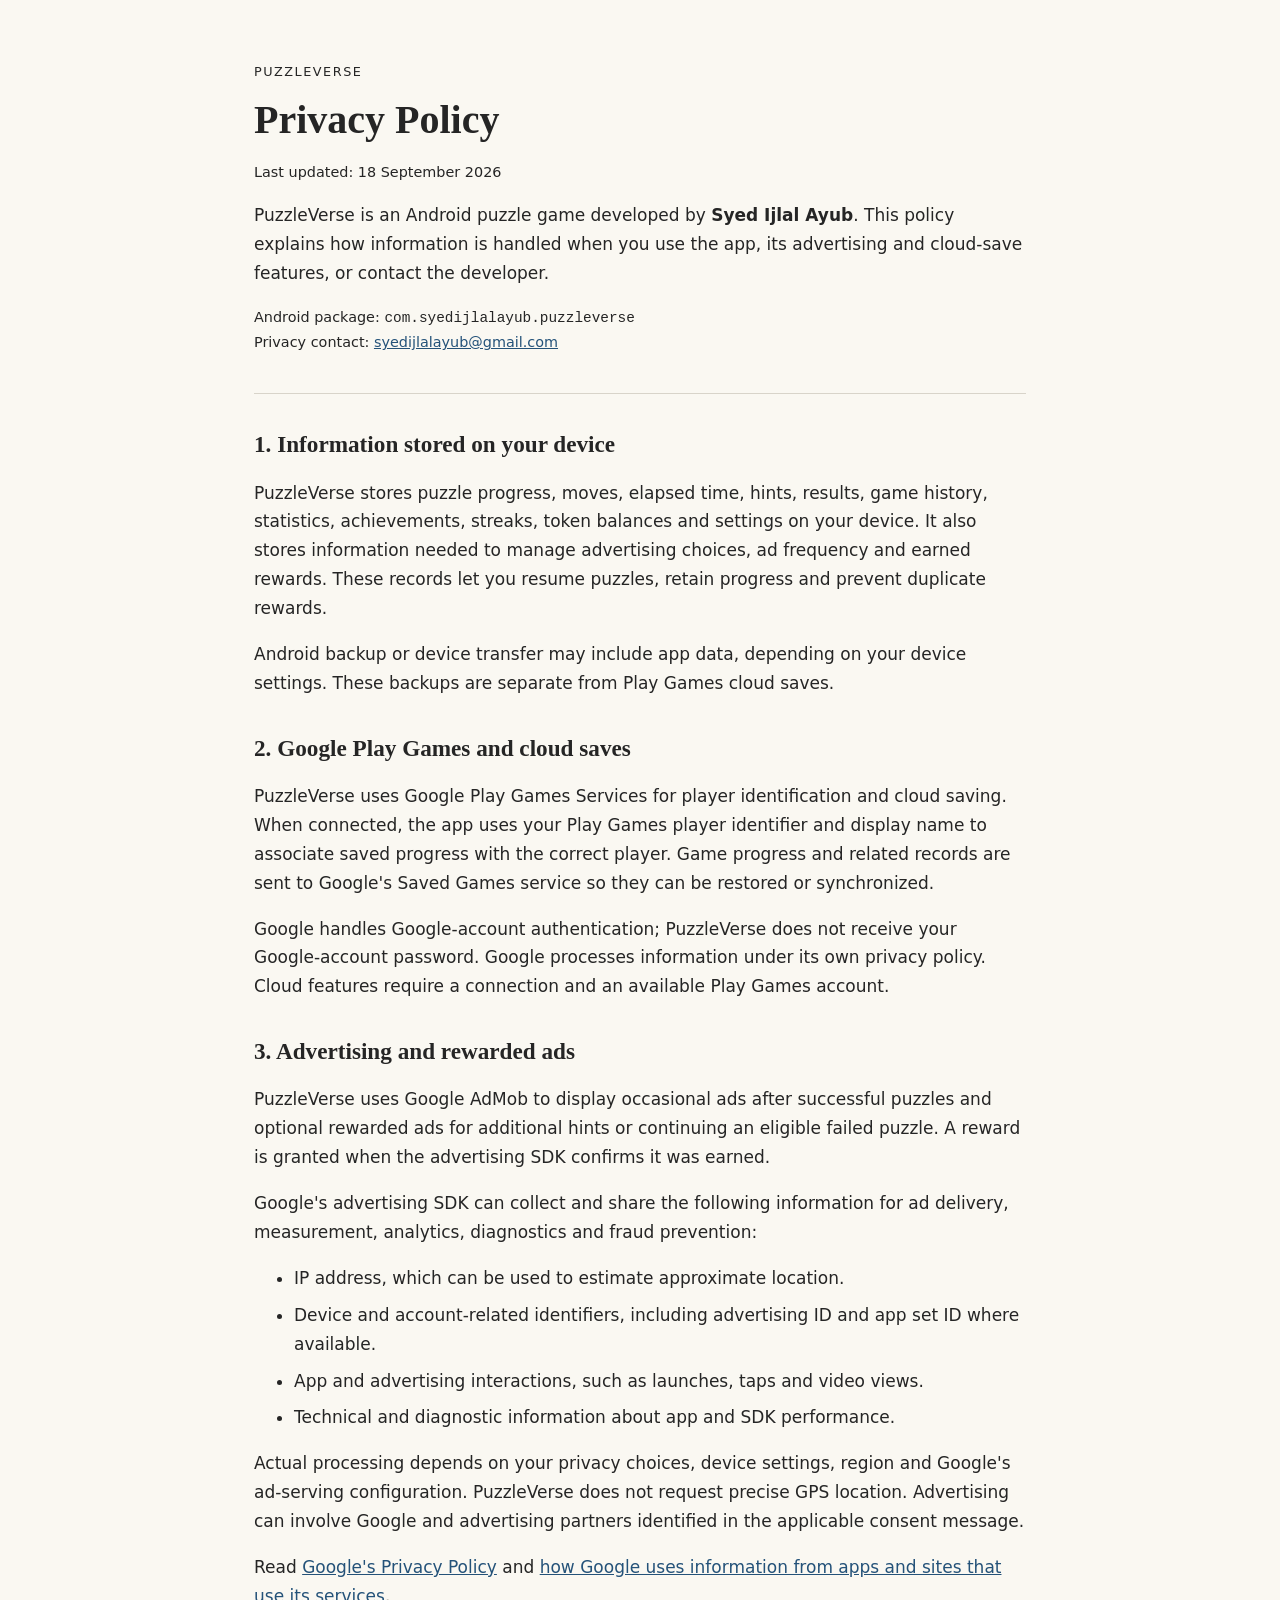
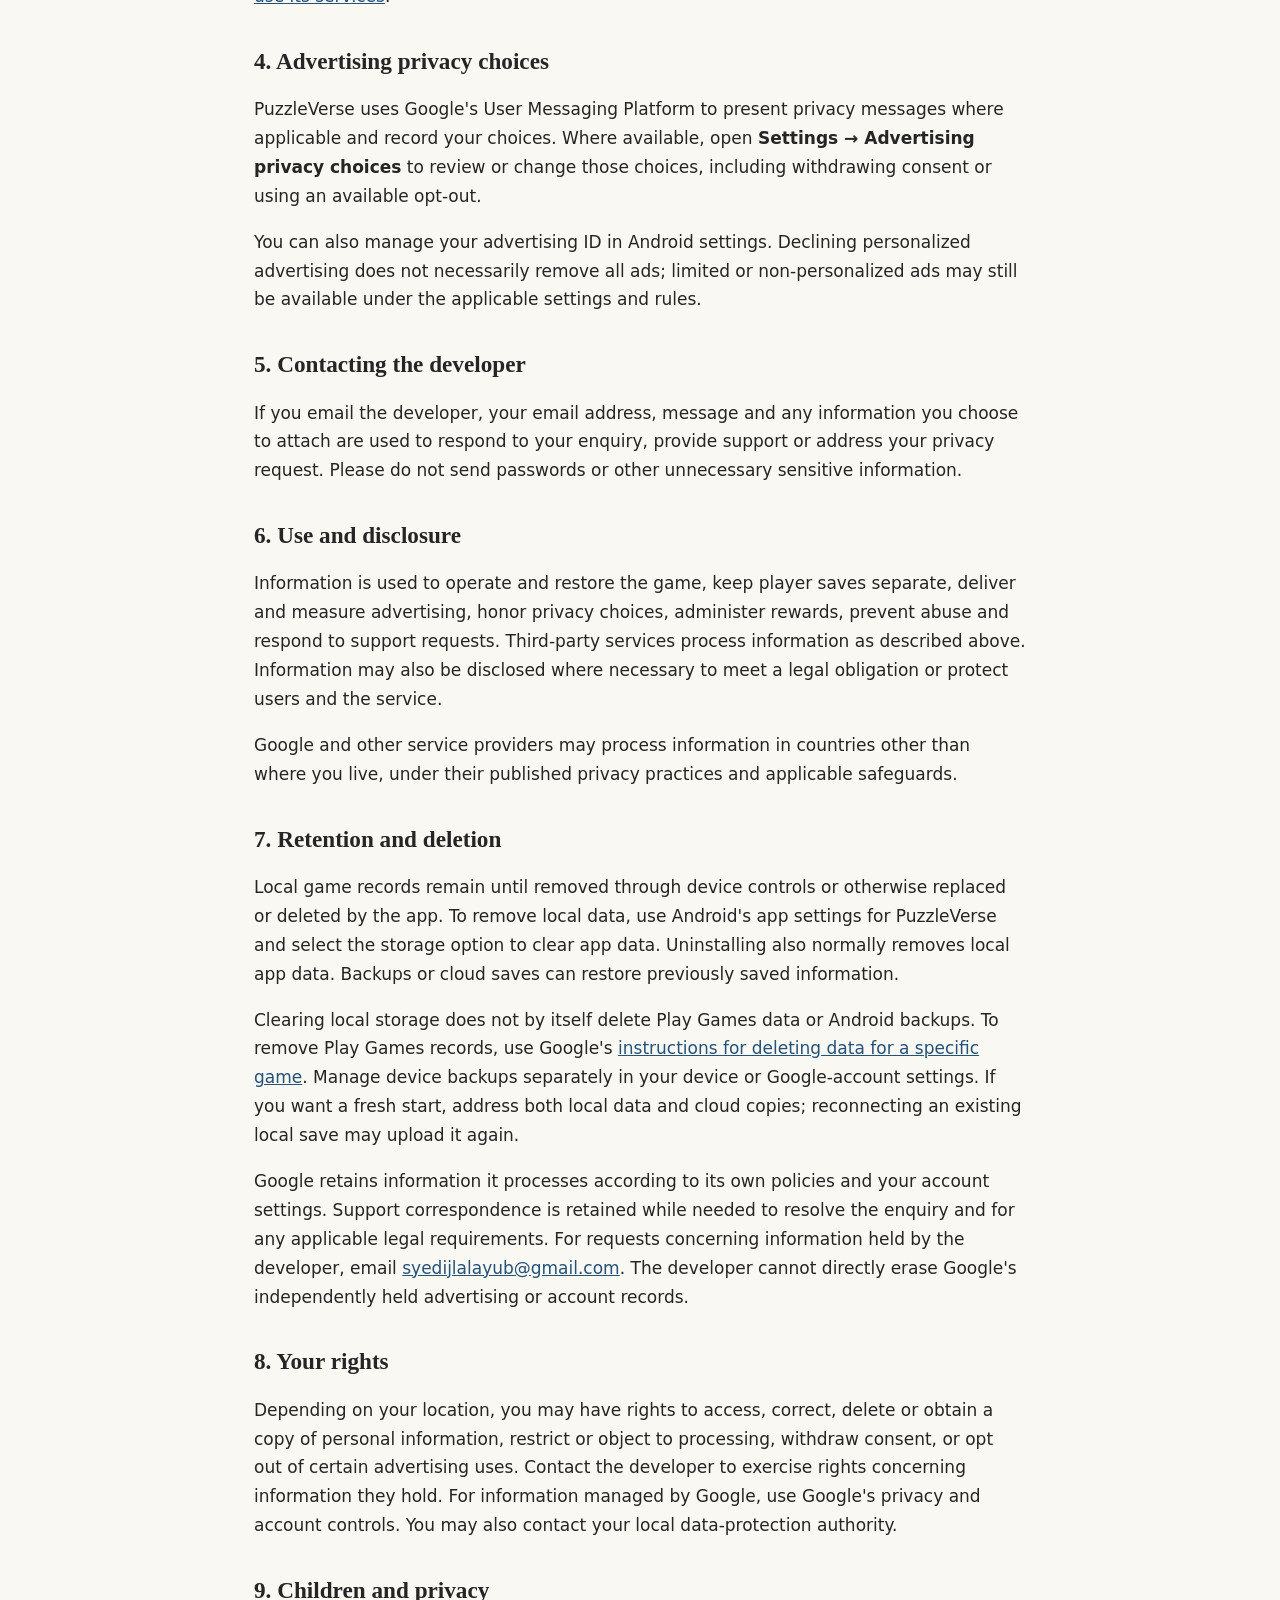
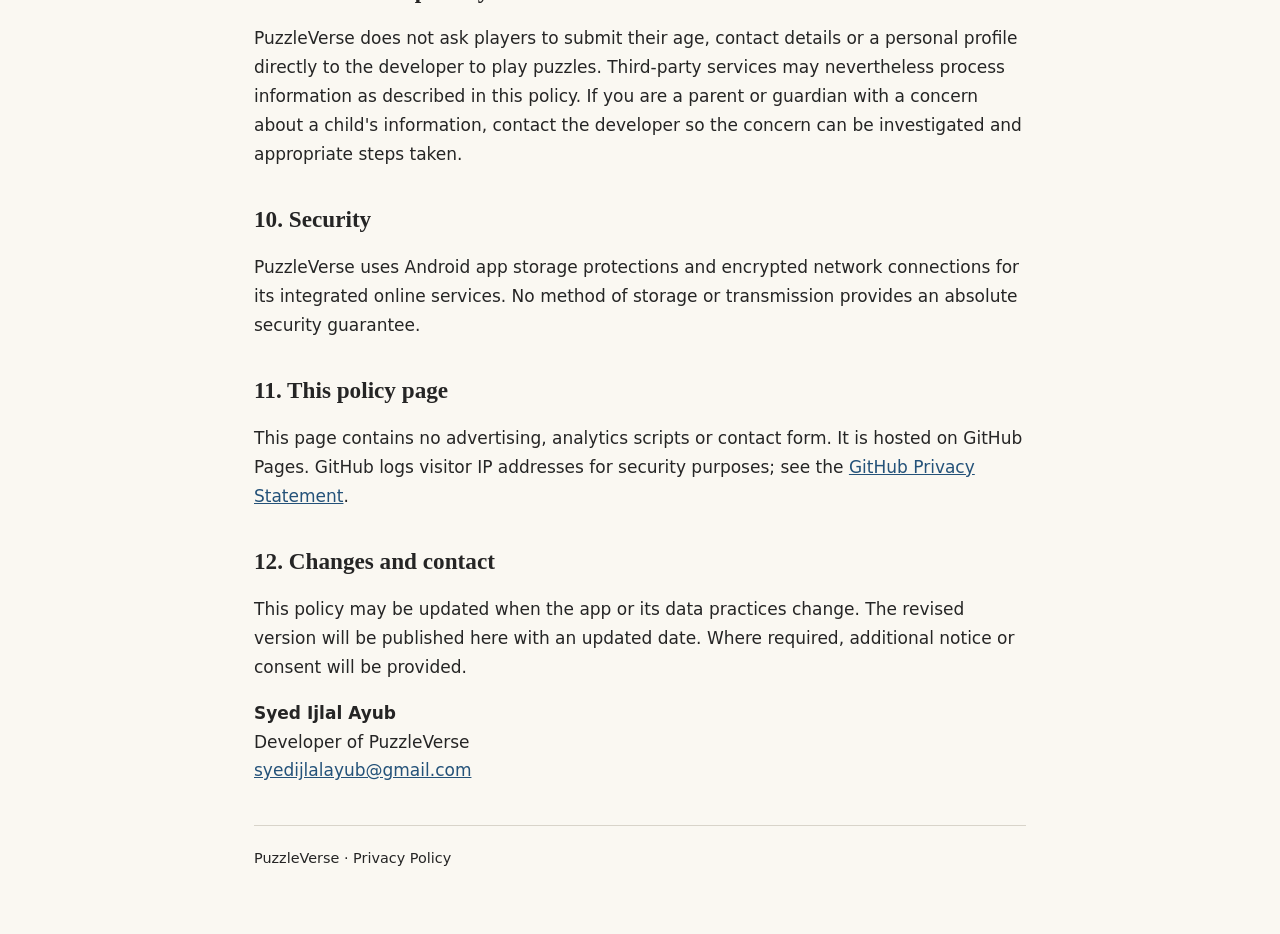
<file: puzzleverse-privacy/index.html>
<!doctype html>
<html lang="en">
<head>
<meta charset="utf-8">
<meta name="viewport" content="width=device-width, initial-scale=1">
<meta name="description" content="Privacy policy for PuzzleVerse, an Android puzzle game by Syed Ijlal Ayub.">
<title>PuzzleVerse — Privacy Policy</title>
<style>
:root{color-scheme:light dark;--paper:#faf8f2;--ink:#252525;--line:#d8d4ca;--link:#245279}*{box-sizing:border-box}body{margin:0;background:var(--paper);color:var(--ink);font:17px/1.7 system-ui,sans-serif}main{max-width:820px;margin:auto;padding:48px 24px 64px}header{border-bottom:1px solid var(--line);padding-bottom:24px}h1,h2{font-family:Georgia,serif;line-height:1.25}h1{font-size:2.5rem;margin:12px 0}h2{font-size:1.45rem;margin-top:36px}a{color:var(--link);overflow-wrap:anywhere}a:focus-visible{outline:3px solid currentColor;outline-offset:4px}.brand{letter-spacing:.12em;text-transform:uppercase;font-size:.8rem}.meta,footer{font-size:.9rem}li{margin:8px 0}footer{border-top:1px solid var(--line);margin-top:40px;padding-top:20px}@media(prefers-color-scheme:dark){:root{--paper:#191919;--ink:#eeeae0;--line:#49463f;--link:#a6cbee}}@media(max-width:480px){main{padding:28px 20px}h1{font-size:2rem}}
</style>
</head>
<body><main>
<header><p class="brand">PuzzleVerse</p><h1>Privacy Policy</h1><p class="meta">Last updated: 18 September 2026</p><p>PuzzleVerse is an Android puzzle game developed by <strong>Syed Ijlal Ayub</strong>. This policy explains how information is handled when you use the app, its advertising and cloud-save features, or contact the developer.</p><p class="meta">Android package: <code>com.syedijlalayub.puzzleverse</code><br>Privacy contact: <a href="mailto:syedijlalayub@gmail.com">syedijlalayub@gmail.com</a></p></header>
<section><h2>1. Information stored on your device</h2><p>PuzzleVerse stores puzzle progress, moves, elapsed time, hints, results, game history, statistics, achievements, streaks, token balances and settings on your device. It also stores information needed to manage advertising choices, ad frequency and earned rewards. These records let you resume puzzles, retain progress and prevent duplicate rewards.</p><p>Android backup or device transfer may include app data, depending on your device settings. These backups are separate from Play Games cloud saves.</p></section>
<section><h2>2. Google Play Games and cloud saves</h2><p>PuzzleVerse uses Google Play Games Services for player identification and cloud saving. When connected, the app uses your Play Games player identifier and display name to associate saved progress with the correct player. Game progress and related records are sent to Google's Saved Games service so they can be restored or synchronized.</p><p>Google handles Google-account authentication; PuzzleVerse does not receive your Google-account password. Google processes information under its own privacy policy. Cloud features require a connection and an available Play Games account.</p></section>
<section><h2>3. Advertising and rewarded ads</h2><p>PuzzleVerse uses Google AdMob to display occasional ads after successful puzzles and optional rewarded ads for additional hints or continuing an eligible failed puzzle. A reward is granted when the advertising SDK confirms it was earned.</p><p>Google's advertising SDK can collect and share the following information for ad delivery, measurement, analytics, diagnostics and fraud prevention:</p><ul><li>IP address, which can be used to estimate approximate location.</li><li>Device and account-related identifiers, including advertising ID and app set ID where available.</li><li>App and advertising interactions, such as launches, taps and video views.</li><li>Technical and diagnostic information about app and SDK performance.</li></ul><p>Actual processing depends on your privacy choices, device settings, region and Google's ad-serving configuration. PuzzleVerse does not request precise GPS location. Advertising can involve Google and advertising partners identified in the applicable consent message.</p><p>Read <a href="https://policies.google.com/privacy">Google's Privacy Policy</a> and <a href="https://policies.google.com/technologies/partner-sites">how Google uses information from apps and sites that use its services</a>.</p></section>
<section><h2>4. Advertising privacy choices</h2><p>PuzzleVerse uses Google's User Messaging Platform to present privacy messages where applicable and record your choices. Where available, open <strong>Settings → Advertising privacy choices</strong> to review or change those choices, including withdrawing consent or using an available opt-out.</p><p>You can also manage your advertising ID in Android settings. Declining personalized advertising does not necessarily remove all ads; limited or non-personalized ads may still be available under the applicable settings and rules.</p></section>
<section><h2>5. Contacting the developer</h2><p>If you email the developer, your email address, message and any information you choose to attach are used to respond to your enquiry, provide support or address your privacy request. Please do not send passwords or other unnecessary sensitive information.</p></section>
<section><h2>6. Use and disclosure</h2><p>Information is used to operate and restore the game, keep player saves separate, deliver and measure advertising, honor privacy choices, administer rewards, prevent abuse and respond to support requests. Third-party services process information as described above. Information may also be disclosed where necessary to meet a legal obligation or protect users and the service.</p><p>Google and other service providers may process information in countries other than where you live, under their published privacy practices and applicable safeguards.</p></section>
<section><h2>7. Retention and deletion</h2><p>Local game records remain until removed through device controls or otherwise replaced or deleted by the app. To remove local data, use Android's app settings for PuzzleVerse and select the storage option to clear app data. Uninstalling also normally removes local app data. Backups or cloud saves can restore previously saved information.</p><p>Clearing local storage does not by itself delete Play Games data or Android backups. To remove Play Games records, use Google's <a href="https://support.google.com/googleplay/answer/9130646">instructions for deleting data for a specific game</a>. Manage device backups separately in your device or Google-account settings. If you want a fresh start, address both local data and cloud copies; reconnecting an existing local save may upload it again.</p><p>Google retains information it processes according to its own policies and your account settings. Support correspondence is retained while needed to resolve the enquiry and for any applicable legal requirements. For requests concerning information held by the developer, email <a href="mailto:syedijlalayub@gmail.com?subject=PuzzleVerse%20privacy%20request">syedijlalayub@gmail.com</a>. The developer cannot directly erase Google's independently held advertising or account records.</p></section>
<section><h2>8. Your rights</h2><p>Depending on your location, you may have rights to access, correct, delete or obtain a copy of personal information, restrict or object to processing, withdraw consent, or opt out of certain advertising uses. Contact the developer to exercise rights concerning information they hold. For information managed by Google, use Google's privacy and account controls. You may also contact your local data-protection authority.</p></section>
<section><h2>9. Children and privacy</h2><p>PuzzleVerse does not ask players to submit their age, contact details or a personal profile directly to the developer to play puzzles. Third-party services may nevertheless process information as described in this policy. If you are a parent or guardian with a concern about a child's information, contact the developer so the concern can be investigated and appropriate steps taken.</p></section>
<section><h2>10. Security</h2><p>PuzzleVerse uses Android app storage protections and encrypted network connections for its integrated online services. No method of storage or transmission provides an absolute security guarantee.</p></section>
<section><h2>11. This policy page</h2><p>This page contains no advertising, analytics scripts or contact form. It is hosted on GitHub Pages. GitHub logs visitor IP addresses for security purposes; see the <a href="https://docs.github.com/en/site-policy/privacy-policies/github-general-privacy-statement">GitHub Privacy Statement</a>.</p></section>
<section><h2>12. Changes and contact</h2><p>This policy may be updated when the app or its data practices change. The revised version will be published here with an updated date. Where required, additional notice or consent will be provided.</p><p><strong>Syed Ijlal Ayub</strong><br>Developer of PuzzleVerse<br><a href="mailto:syedijlalayub@gmail.com">syedijlalayub@gmail.com</a></p></section>
<footer>PuzzleVerse · Privacy Policy</footer>
</main></body></html>
</file>
